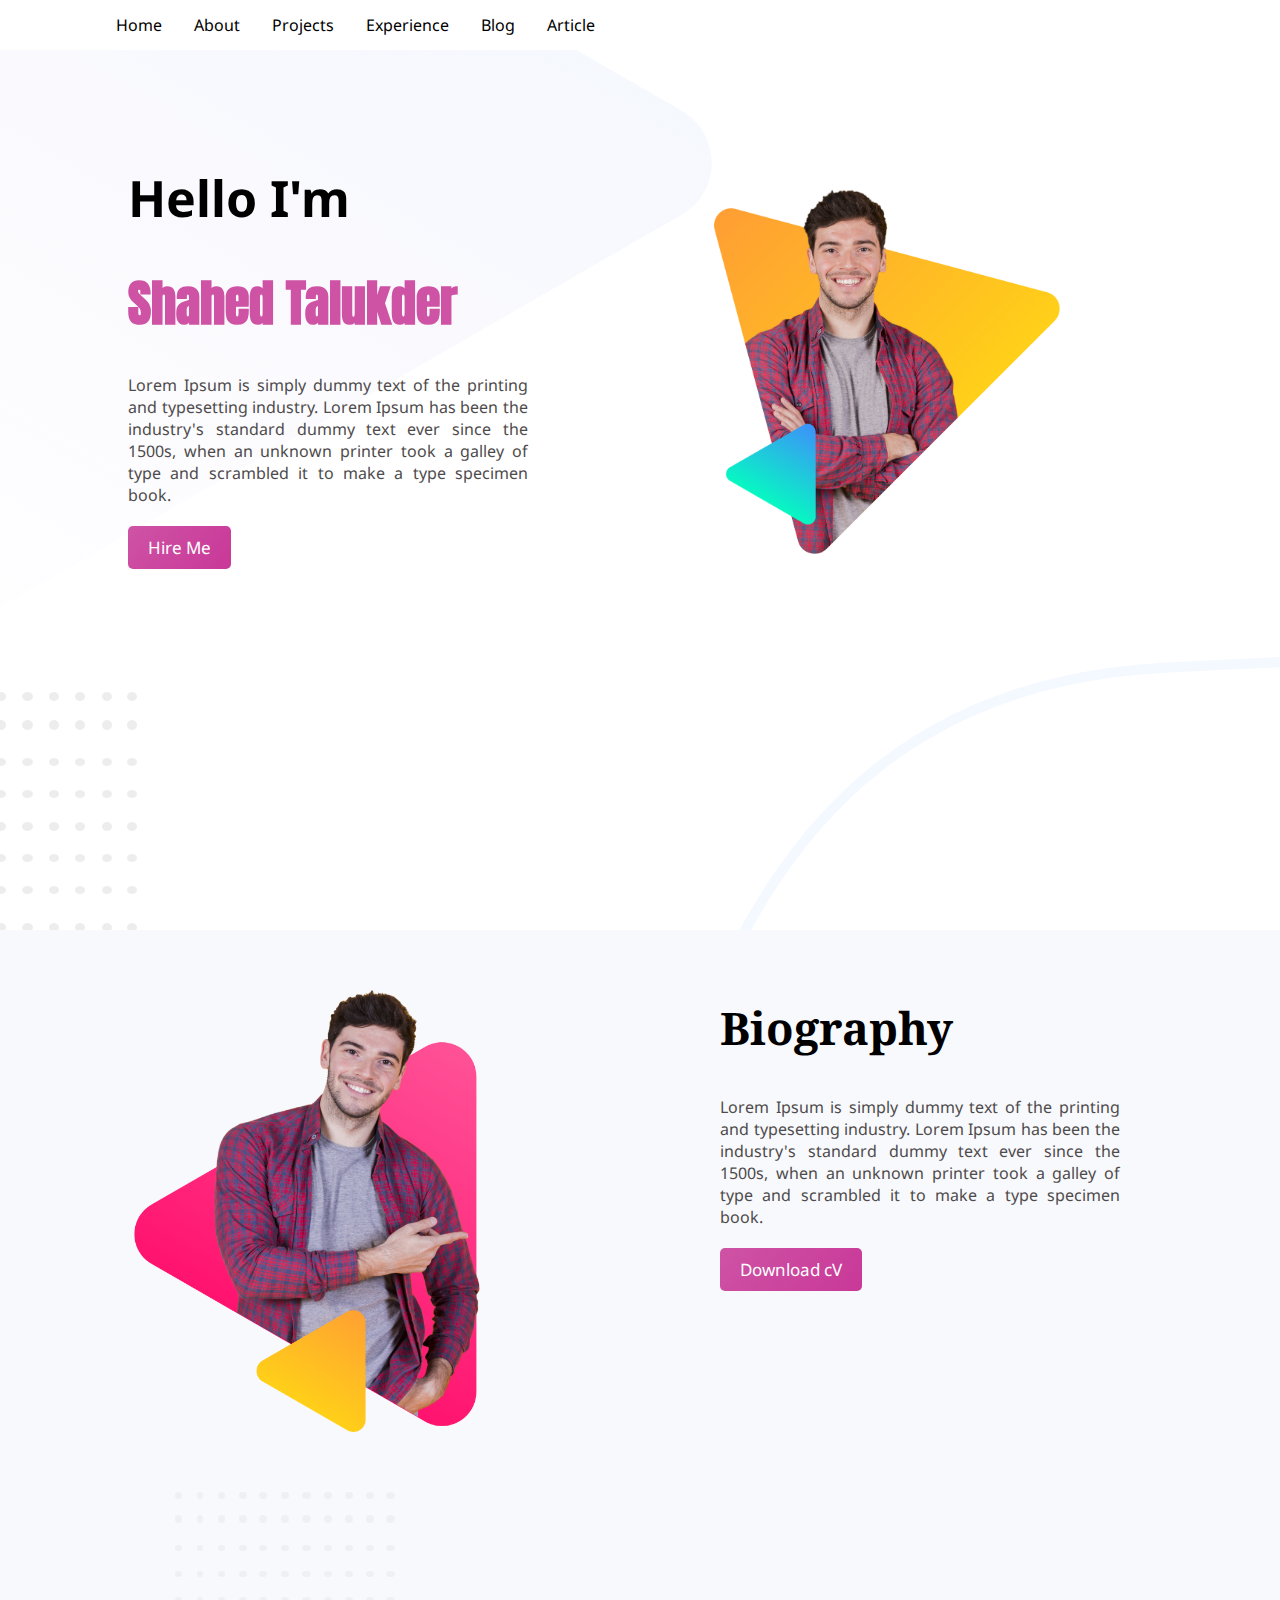
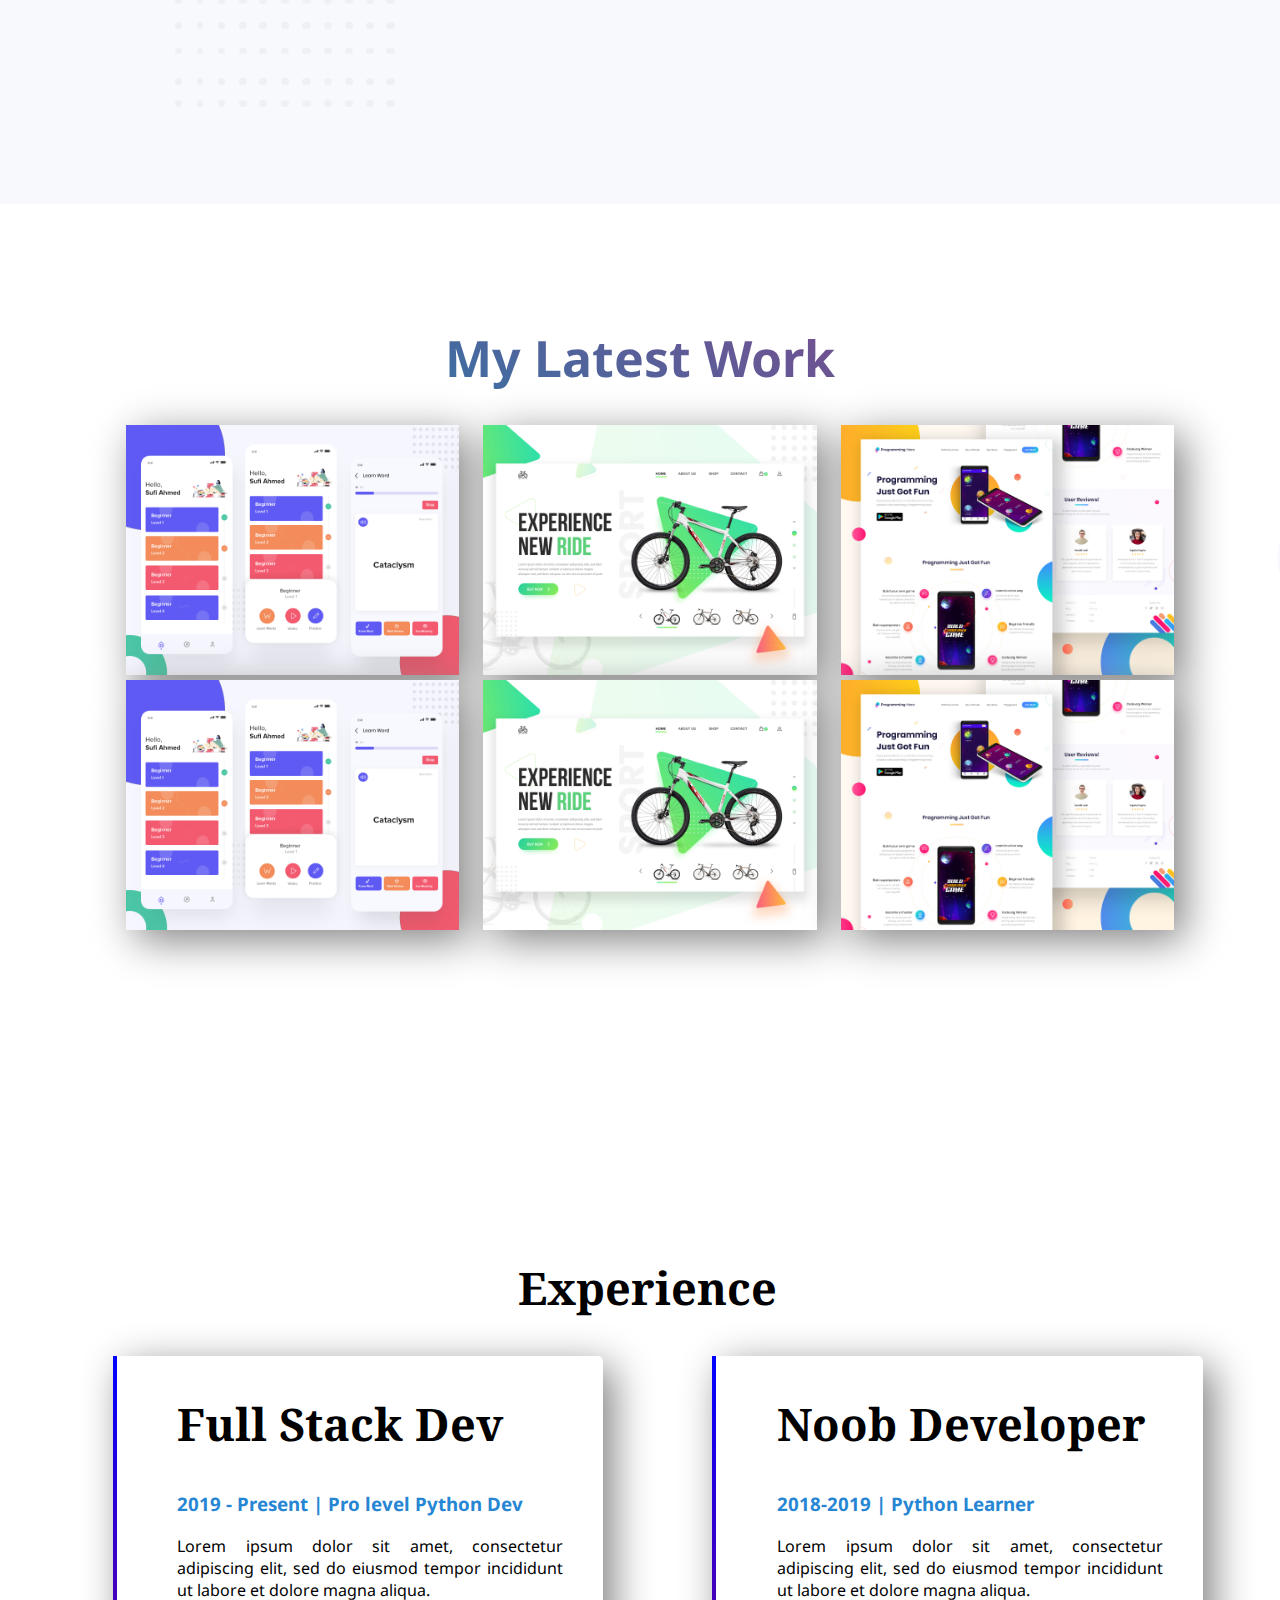
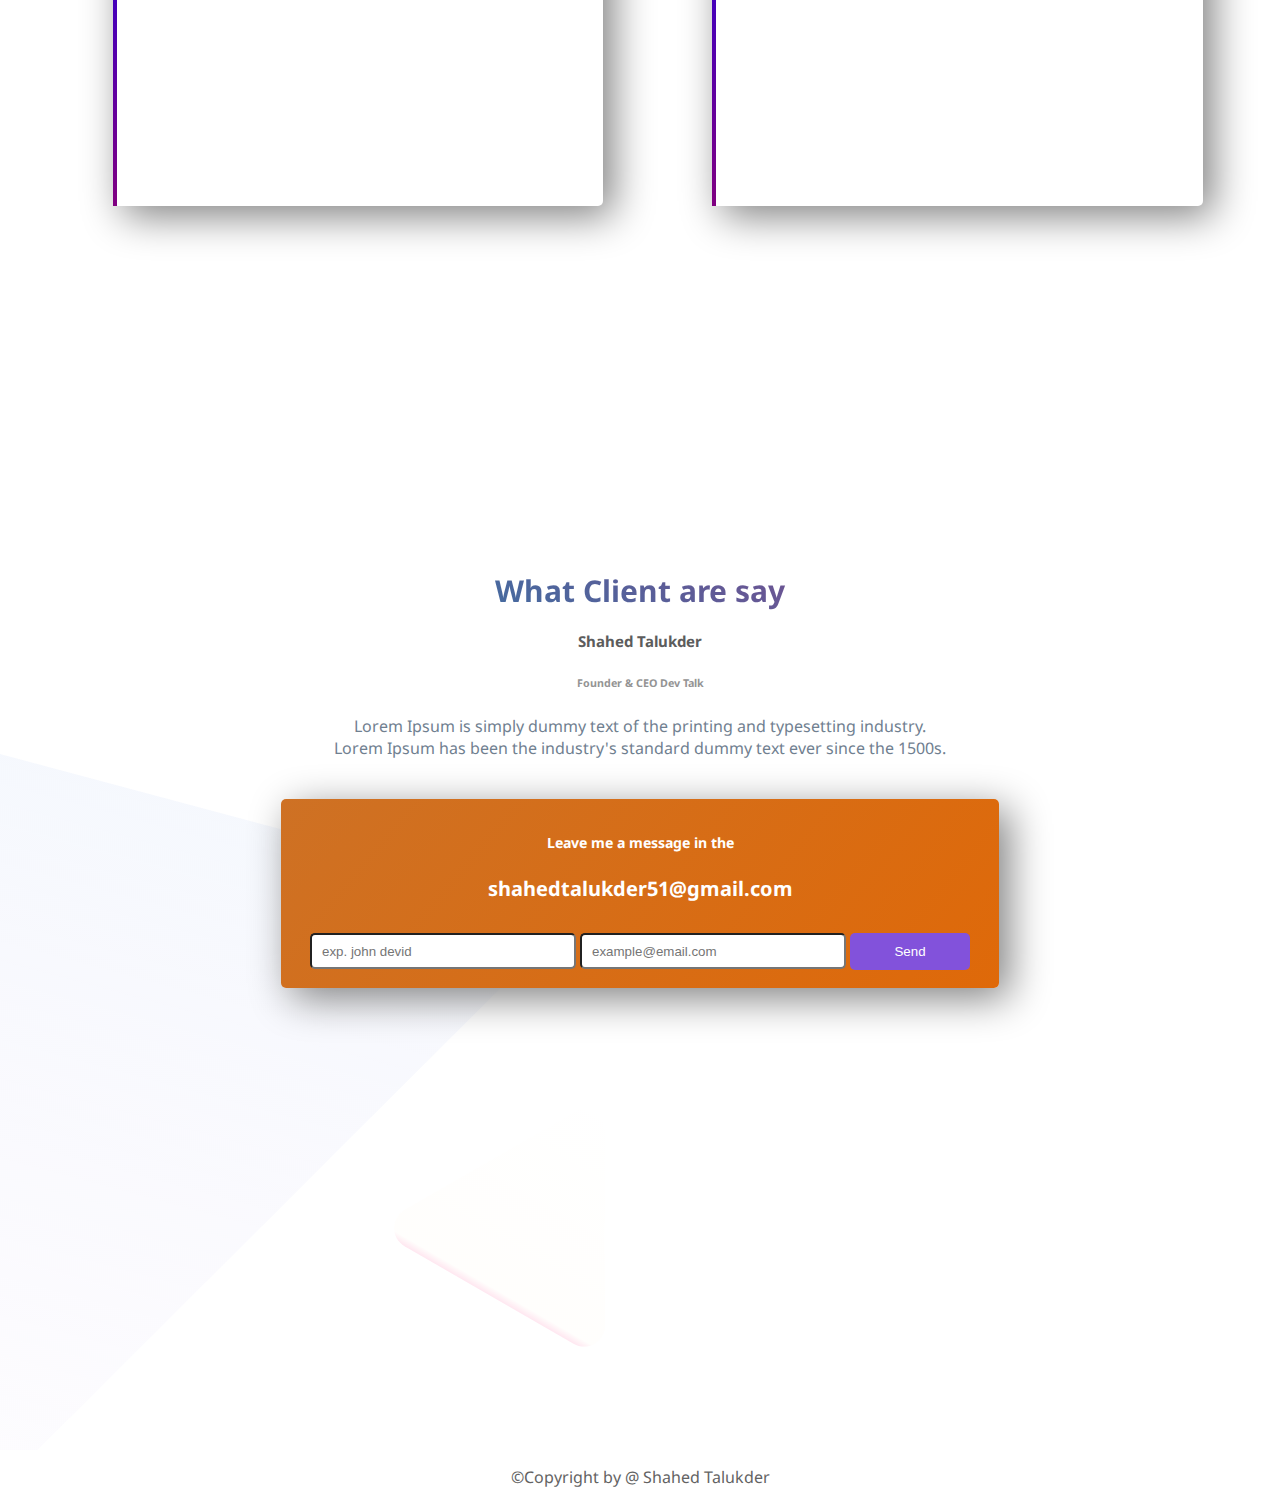
<file: index.html>
<!DOCTYPE html>
<html lang="en">

<head>
  <title>Home</title>
  <link href="https://fonts.googleapis.com/css?family=Anton|Noto+Sans:400,700|Noto+Serif:400,700&display=swap"
    rel="stylesheet">
  <link rel="stylesheet" href="css/style.css">
  <link href="https://cdn.materialdesignicons.com/1.1.34/css/materialdesignicons.min.css" media="all" rel="stylesheet"
    type="text/css">
  <link rel="icon" href="https://media.geeksforgeeks.org/wp-content/cdn-uploads/gfg_200X200.png" type="image/x-icon">
</head>

<body>
  <div class="fixed-nav">
    <div class="navbar">
      <a href="index.html">Home</a>
      <a href="#about">About</a>
      <a href="#project">Projects</a>
      <a href="#exp">Experience</a>
      <div class="dropdown">
        <button class="dropbtn">Blog
          <!-- <i class="fa fa-caret-down"></i> -->
        </button>
        <div class="dropdown-content">
          <a href="about.html">About Page</a>
          <a href="#">Link 2</a>
          <a href="#">Link 3</a>
        </div>
      </div>
      <div class="dropdown">
        <button class="dropbtn">Article
          <!-- <i class="fa fa-caret-down"></i> -->
        </button>
        <div class="dropdown-content">
          <a href="#">Link 1</a>
          <a href="#">Link 2</a>
          <a href="#">Link 3</a>
          <a href="#">Link 4</a>
        </div>
      </div>
    </div>
  </div>
  <!-- first section -->
  <section class="first-section">
    <div class="div-section another-div">
      <h1>Hello I'm</h1>
      <h1><span class="name-highlighter">Shahed Talukder</span></h1>
      <p>Lorem Ipsum is simply dummy text of the printing and typesetting industry. Lorem Ipsum has been the industry's
        standard dummy text ever since the 1500s, when an unknown printer took a galley of type and scrambled it to make
        a type specimen
        book. </p>
      <a href="#">Hire Me</a>
    </div>
    <div class="div-section">
      <img src="images/peter.png" alt="">
    </div>
  </section>
  <!-- second section -->
  <section class="second-section" id="about">
    <div class="div-section second-div">
      <img src="images/peter_dream.png" alt="">
    </div>
    <div class="div-section second-div">
      <h2>Biography</h2>
      <p>Lorem Ipsum is simply dummy text of the printing and typesetting industry. Lorem Ipsum has been the industry's
        standard dummy text ever since the 1500s, when an unknown printer took a galley of type and scrambled it to make
        a type specimen
        book. </p>
      <a href="#">Download cV</a>
    </div>
  </section>
  <!-- third section -->
  <section class="third-section" id="project">
    <div class="mydiv">
      <h1>My Latest Work</h1>
    </div>
    <div class="latest-work">
      <div class="all-project">
        <img src="images/work-1.png" alt="">
      </div>
      <div class="all-project">
        <img src="images/work-2.jpg" alt="">
      </div>
      <div class="all-project">
        <img src="images/work-3.jpg" alt="">
      </div>
      <div class="all-project">
        <img src="images/work-1.png" alt="">
      </div>
      <div class="all-project">
        <img src="images/work-2.jpg" alt="">
      </div>
      <div class="all-project">
        <img src="images/work-3.jpg" alt="">
      </div>
    </div>
  </section>
  <!-- section three -->
  <section class="section-three" id="exp">
    <div class="text-align">
      <h2 class="text-dec">Experience</h2>
    </div>
    <div class="section-area border-style">
      <h2>Full Stack Dev</h2>
      <h3 class="body-highlight">2019 - Present | Pro level Python Dev</h3>
      <p> Lorem ipsum dolor sit amet, consectetur adipiscing elit, sed do eiusmod tempor incididunt ut labore et dolore
        magna aliqua.
    </div>
    <div class="section-area border-style">
      <h2>Noob Developer</h2>
      <h3 class="body-highlight">2018-2019 | Python Learner</h3>
      <p> Lorem ipsum dolor sit amet, consectetur adipiscing elit, sed do eiusmod tempor incididunt ut labore et dolore
        magna aliqua. </p>
    </div>
  </section>
  <!-- final section -->
  <section class="fourth-section">
    <div class="final-secdiv take1">
      <h1>What Client are say</h1>
      <h5>Shahed Talukder</h5>
      <h6>Founder & CEO Dev Talk</h6>
    </div>
    <div class="final-secdiv">
      <p class="p-tag"> Lorem Ipsum is simply dummy text of the printing and typesetting industry. <br> Lorem Ipsum has
        been the industry's standard dummy text ever since the 1500s. </p>
    </div>
    <div class="final-secdiv take2">
      <h5>Leave me a message in the</h5>
      <h4><a href="">shahedtalukder51@gmail.com</a></h4>
      <form name="myform" onsubmit="return validateForm()" method="POST">
        <input type="text" id="fname" name="fname" placeholder="exp. john devid">
        <input type="email" id="lname" name="email" placeholder="example@email.com">
        <input type="submit" value="Send">
      </form>
      <script>
        function validateForm() {
          var f_name = document.forms['myform']['fname'].value;
          var e_mail = document.forms['myform']['email'].value;
          if (f_name == "") {
            alert("Enter your first name");
            return false;
          }
          else if (e_mail == "") {
            alert("Enter your email");
            return false;
          }
        }
      </script>
    </div>
  </section>
  <footer>
    <p>&copy;Copyright by @ Shahed Talukder</p>
  </footer>
</body>

</html>
</file>
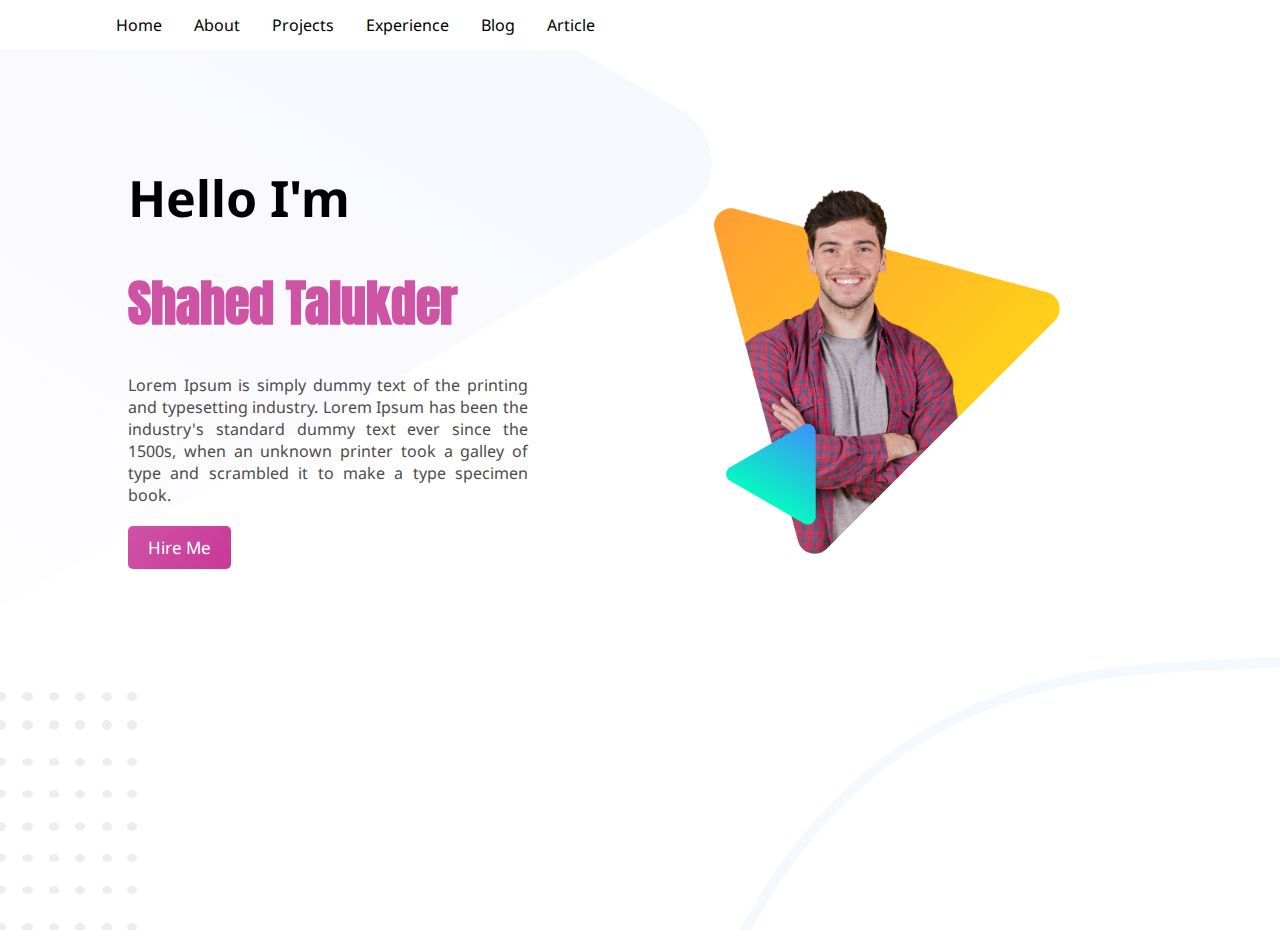
<file: about.html>
<!DOCTYPE html>
<html lang="en">

<head>
    <meta charset="UTF-8">
    <link href="https://fonts.googleapis.com/css?family=Anton|Noto+Sans:400,700|Noto+Serif:400,700&display=swap"
        rel="stylesheet">
    <meta name="viewport" content="width=device-width, initial-scale=1.0">
    <link rel="stylesheet" href="css/style.css">
    <link rel="icon" href="https://media.geeksforgeeks.org/wp-content/cdn-uploads/gfg_200X200.png" type="image/x-icon">
    <title>About</title>
    <style>
        .take-overlay {
            overflow: hidden;
        }
    </style>
</head>

<body class="take-overlay">
    <div class="fixed-nav">
        <div class="navbar">
            <a href="index.html">Home</a>
            <a href="#about">About</a>
            <a href="#project">Projects</a>
            <a href="#exp">Experience</a>
            <div class="dropdown">
                <button class="dropbtn">Blog
                    <!-- <i class="fa fa-caret-down"></i> -->
                </button>
                <div class="dropdown-content">
                    <a href="about.html">About Page</a>
                    <a href="#">Link 2</a>
                    <a href="#">Link 3</a>
                </div>
            </div>
            <div class="dropdown">
                <button class="dropbtn">Article
                    <!-- <i class="fa fa-caret-down"></i> -->
                </button>
                <div class="dropdown-content">
                    <a href="#">Link 1</a>
                    <a href="#">Link 2</a>
                    <a href="#">Link 3</a>
                    <a href="#">Link 4</a>
                </div>
            </div>
        </div>
    </div>
    <section class="first-section">
        <div class="div-section another-div">
            <h1>Hello I'm</h1>
            <h1><span class="name-highlighter">Shahed Talukder</span></h1>
            <p>Lorem Ipsum is simply dummy text of the printing and typesetting industry. Lorem Ipsum has been the
                industry's
                standard dummy text ever since the 1500s, when an unknown printer took a galley of type and scrambled it
                to make
                a type specimen
                book.</p>
            <a href="">Hire Me</a>
        </div>
        <div class="div-section">
            <img src="images/peter.png" alt="">
        </div>
    </section>
</body>

</html>
</file>
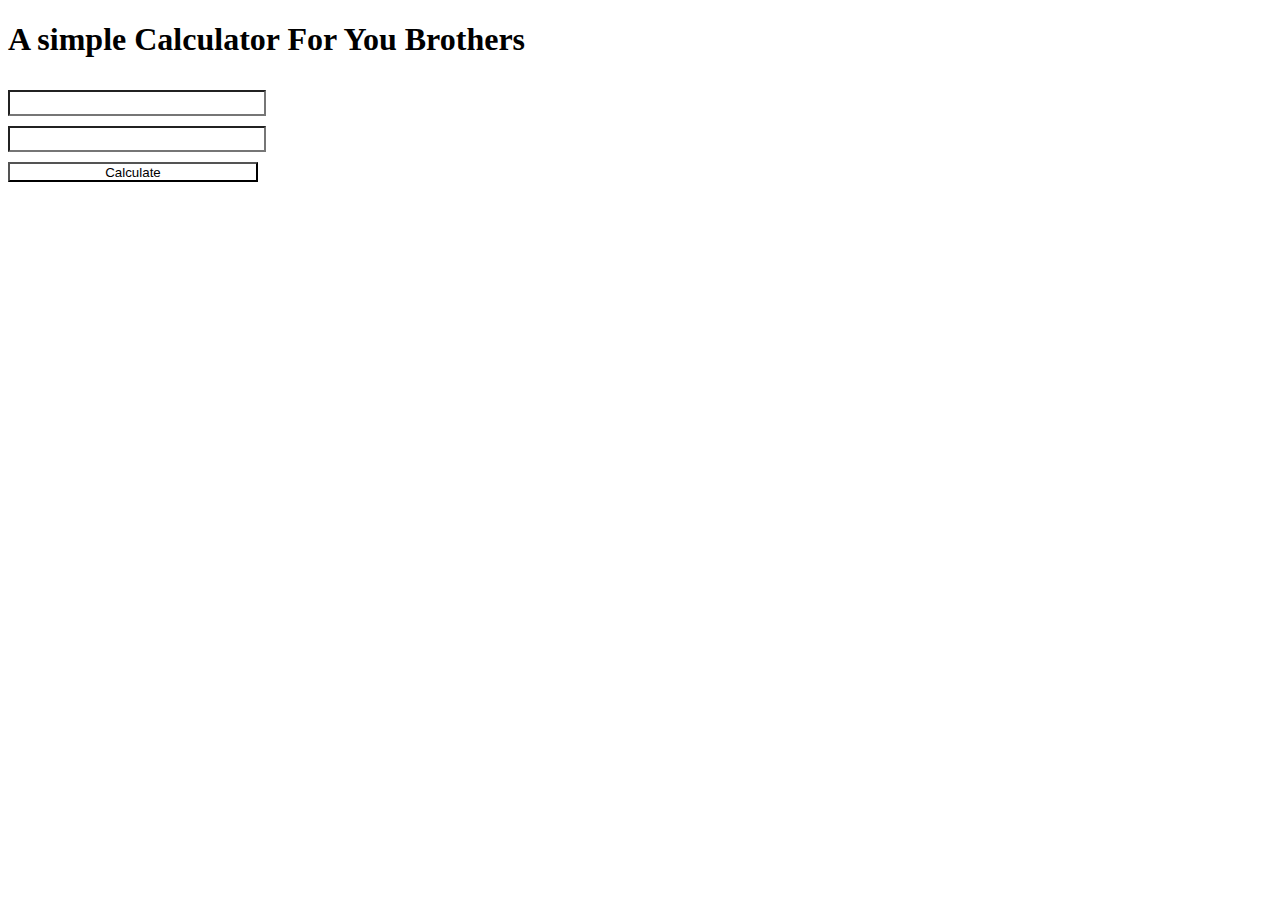
<file: calculator.html>
<!DOCTYPE html>
<html lang="en">
<head>
    <meta charset="UTF-8">
    <meta name="viewport" content="width=device-width, initial-scale=1.0">
    <title>Calculator</title>
    <!-- <script src="https://code.jquery.com/jquery-3.4.1.slim.min.js"></script> -->
    <script>
        function calculation(){
            event.preventDefault();
            var a = document.forms['calculator']['f_take'].value;
            var b = document.forms['calculator']['l_take'].value;
            var c = document.forms['calculator']['submit'].value;
            var first = parseInt(a);
            var second = parseInt(b);
            var sum = first + second;
            document.getElementById("hello").append(sum);
        }
    </script>
    <style>
        .take{
            color: black;
            background-color:white;
            margin-top: 10px;
            height: 20px;
            width: 250px;
        }
    </style>
</head>
<body>
    <h1>A simple Calculator For You Brothers</h1>
    <form name="calculator" action="calculator.html" onsubmit="return calculation()" method="POST">
        <input class="take" type="text" name = "f_take" required><br>
        <input class="take" type="text" name = "l_take" required><br>
        <input class="take" type="submit" value="Calculate">
    </form>
    <div class="result">
        <h1 id="hello"></h1>
    </div>
</body>
</html>
</file>
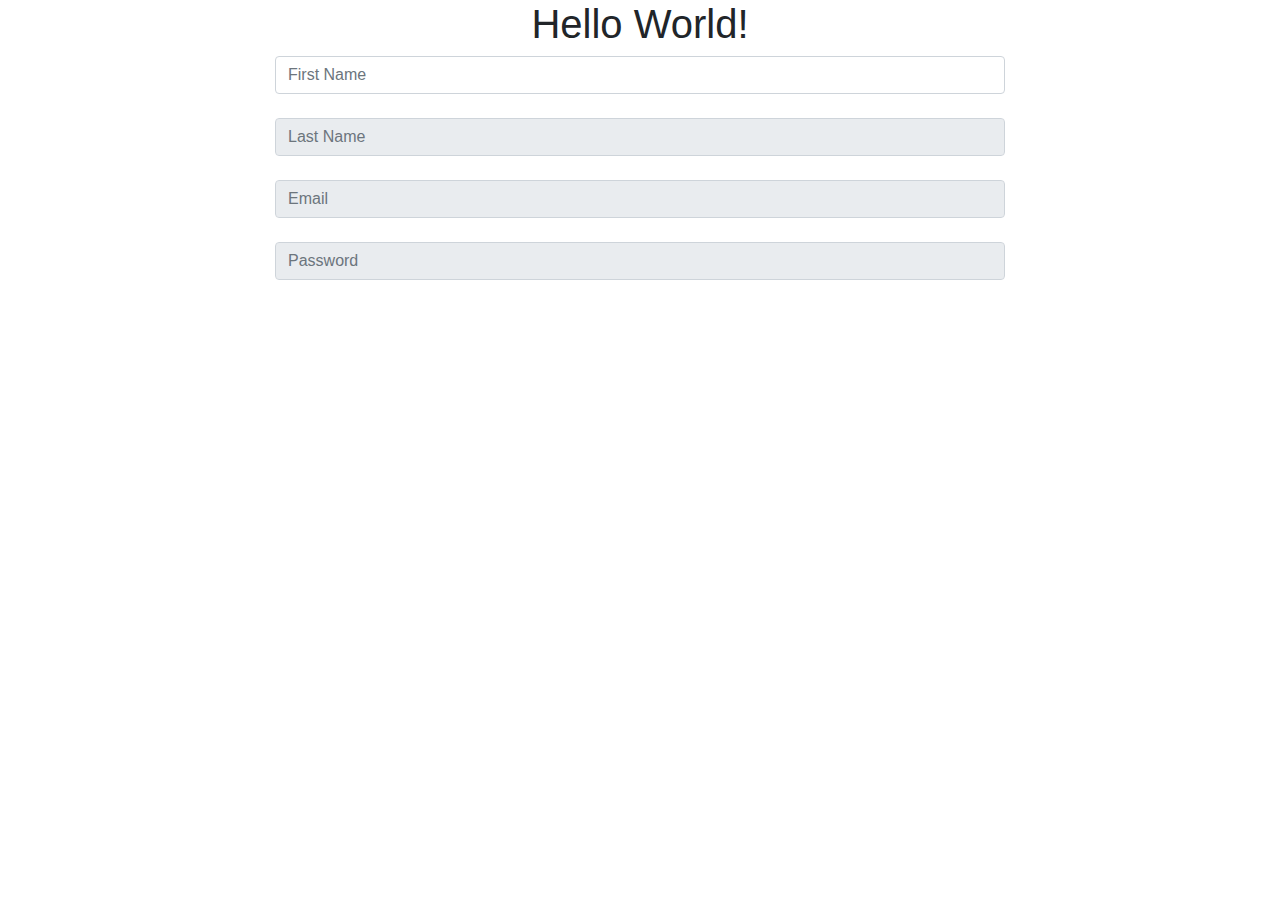
<file: formvalid.html>
<!doctype html>
<html lang="en">

<head>
    <!-- Required meta tags -->
    <meta charset="utf-8">
    <meta name="viewport" content="width=device-width, initial-scale=1, shrink-to-fit=no">

    <!-- Bootstrap CSS -->
    <link rel="stylesheet" href="https://stackpath.bootstrapcdn.com/bootstrap/4.4.1/css/bootstrap.min.css">

    <title>Hello, world!</title>
</head>

<body>
    
    <div class="container">
        <div class="row">
            <div class="col-12 col-lg-8 m-auto">
                <h1 style="text-align: center;">Hello World!</h1>
                <form action="" name="myform">
                    <div class="form-group mb-4">
                        <input type="text" class="form-control" id="input1" placeholder="First Name">
                    </div>

                    <div class="form-group mb-4">
                        <input type="text" class="form-control" id="input2" placeholder="Last Name">
                    </div>

                    <div class="form-group mb-4">
                        <input type="email" class="form-control" id="input3" placeholder="Email">
                    </div>

                    <div class="form-group mb-4">
                        <input type="password" class="form-control" id="input4" placeholder="Password">
                    </div>

                    <input type="submit" id="submit" class="btn btn-info shadow-none btn-block" value="Send">
                </form>
            </div>

            <div class="col-12 col-lg-8 m-auto" id="data-center">
                <div class="card mt-4">
                    <div class="card-body" id="data-field">

                    </div>
                </div>
            </div>
        </div>
    </div>
    <!-- Optional JavaScript -->
    <!-- jQuery first, then Popper.js, then Bootstrap JS -->
    <script src="https://code.jquery.com/jquery-3.4.1.slim.min.js"></script>
    <script src="https://cdn.jsdelivr.net/npm/popper.js@1.16.0/dist/umd/popper.min.js"></script>
    <script src="https://stackpath.bootstrapcdn.com/bootstrap/4.4.1/js/bootstrap.min.js"></script>
    <script>
        $(document).ready(function () {
            $('#submit').attr("disabled", true);
            $('#input2').attr("disabled", true);
            $('#input3').attr("disabled", true);
            $('#input4').attr("disabled", true);
            $('#submit').css("display", "none");
            $('#data-center').css("display", "none");

            $("#input1").on("input", function () {
                var input1 = $('#input1').val();
                if (input1) {
                    $('#input2').attr("disabled", false);
                } else {
                    $('#input2').attr("disabled", true);
                    $('#input3').attr("disabled", true);
                    $('#input4').attr("disabled", true);
                    $('#submit').attr("disabled", true);
                }
            });
            $("#input2").on("input", function () {
                var input2 = $('#input2').val();
                if (input2) {
                    $('#input3').attr("disabled", false);
                } else {
                    $('#input3').attr("disabled", true);
                    $('#input4').attr("disabled", true);
                    $('#submit').attr("disabled", true);
                }
            });
            $("#input3").on("input", function () {
                var input3 = $('#input3').val();
                if (input3) {
                    $('#input4').attr("disabled", false);
                } else {
                    $('#input4').attr("disabled", true);
                    $('#submit').attr("disabled", true);
                }
            });

            $("#input4").on("input", function () {
                var input4 = $('#input4').val();
                if (input4) {
                    $('#submit').attr("disabled", false);
                    $('#submit').css("display", "");
                } else {
                    $('#submit').attr("disabled", true);
                    $('#submit').css("display", "none"); 
                }
            });

            // Form submit
            $('#submit').click(function () {
                event.preventDefault();
                var data = {
                    input1: $('#input1').val(),
                    input2: $('#input2').val(),
                    input3: $('#input3').val(),
                    input4: $('#input4').val(),
                }

                if(data){
                    console.log(data);
                    $('#data-center').css("display", "block");
                    $('#data-field').append("<p>First Input: " + data.input1 + "</p>");
                    $('#data-field').append("<p>Second Input: " + data.input2 + "</p>");
                    $('#data-field').append("<p>Third Input: " + data.input3 + "</p>");
                    $('#data-field').append("<p>Fourth Input: " + data.input4 + "</p>");
                }else{
                    $('#data-center').css("display", "none");
                }
                
            });
        })
    </script>
</body>

</html>
</file>
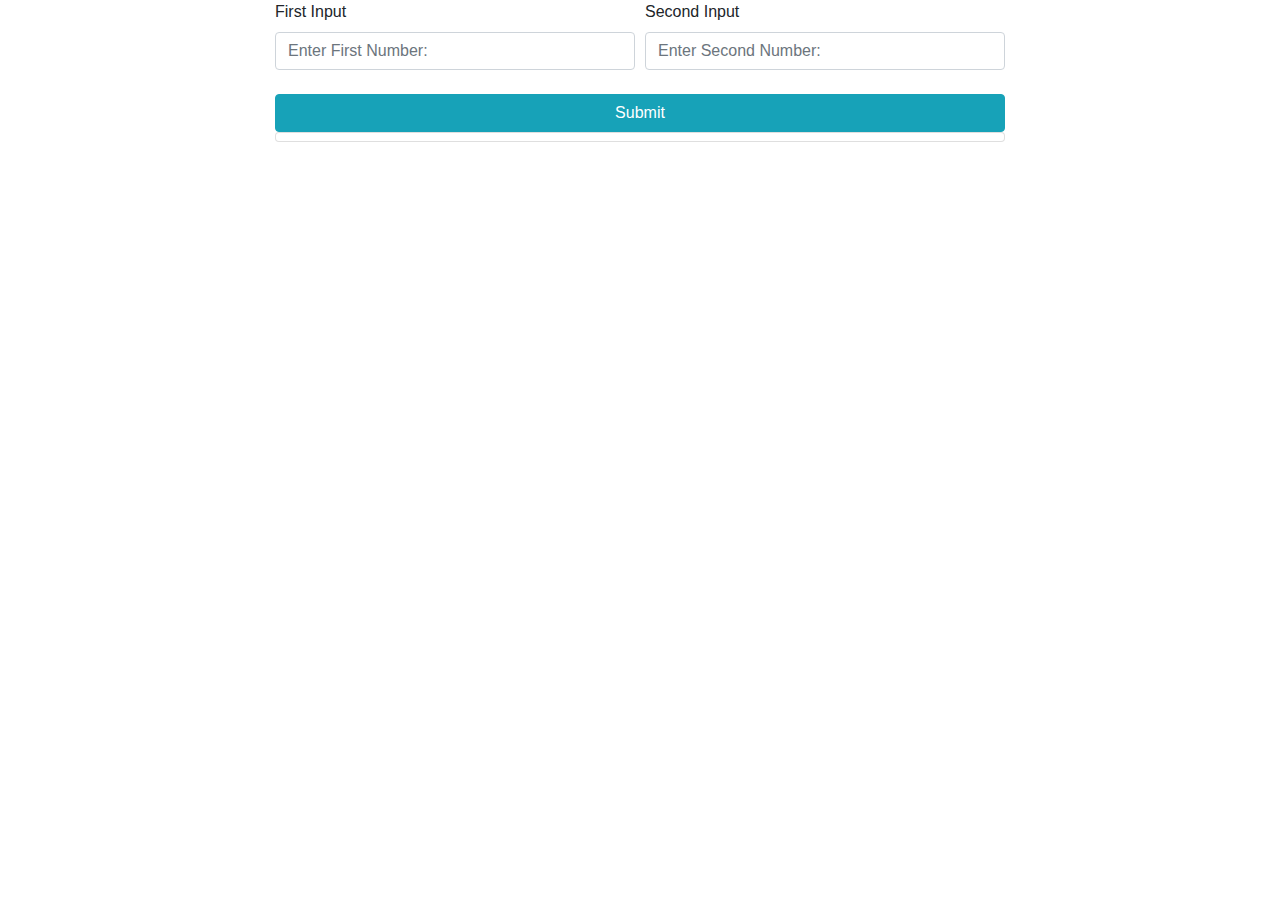
<file: painfull.html>
<!DOCTYPE html>
<html lang="en">
<head>
    <link rel="stylesheet" href="https://stackpath.bootstrapcdn.com/bootstrap/4.4.1/css/bootstrap.min.css">
    <!-- <script src="https://code.jquery.com/jquery-3.4.1.slim.min.js"></script> -->
    <title>Document</title>
    <script>
        function calculation() {
                event.preventDefault();
                var a = document.forms['myform']['input1'].value;
                var b = document.forms['myform']['input2'].value;
                var first = parseInt(a);
                var second = parseInt(b);
                var sum = first + second;
                alert(sum);
                console.log(sum);
                document.getElementById("hello").append(sum);
            }
    </script>
</head>
<body>
    <div class="container">
        <div class="row">
            <div class="col-12 col-lg-8 m-auto">
                <form action="" name="myform" onsubmit="return calculation()" method="POST">
                    <div class="form-row">
                      <div class="from-group col-6 mb-4">
                          <label for="">First Input</label>
                          <input type="text" class="form-control" id="input1" name="input1" placeholder="Enter First Number:">
                      </div>
                      <div class="from-group col-6 md-4">
                          <label for="">Second Input</label>
                          <input type="text" class="form-control" id="input2" name="input2" placeholder="Enter Second Number:">
                      </div>
                    </div>
                    <input class="btn btn-info shadow-none btn-block" type="submit">
                </form>
                <div class="card m-auto">
                    <h1 id="hello"></h1>
                </div>
            </div>
            
        </div>
    </div>
</body>
</html>
</file>
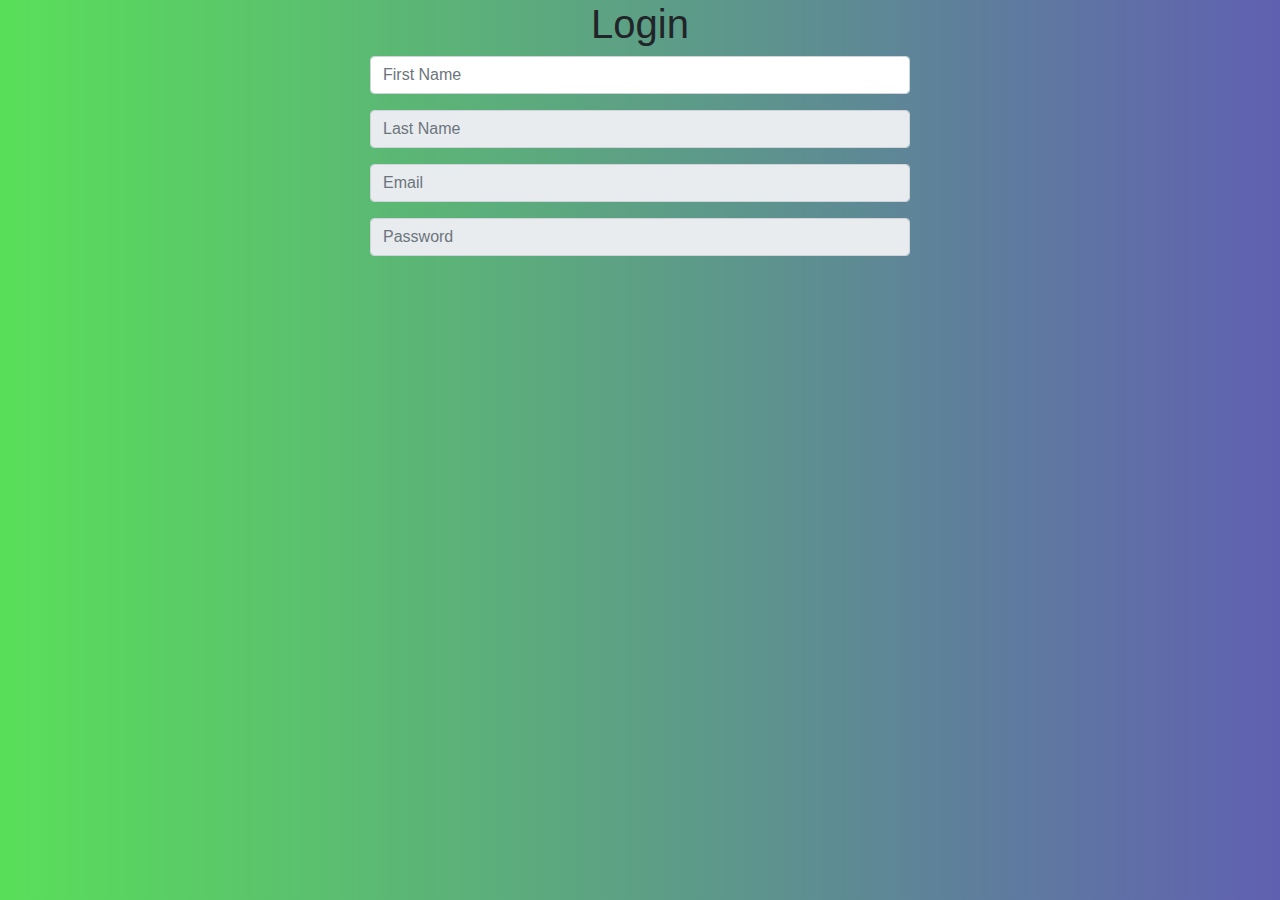
<file: take.html>
<!doctype html>
<html lang="en">

<head>
    <!-- Required meta tags -->
    <meta charset="utf-8">
    <meta name="viewport" content="width=device-width, initial-scale=1, shrink-to-fit=no">

    <!-- Bootstrap CSS -->
    <link rel="stylesheet" href="https://stackpath.bootstrapcdn.com/bootstrap/4.4.1/css/bootstrap.min.css">
    <script src="https://code.jquery.com/jquery-3.4.1.slim.min.js"></script>
    <title>Hello, world!</title>
    <style>
        .body{
            background-image: linear-gradient(90deg, #59df59, #6060b1);
        }
    </style>
</head>

<body class="body">
    <h1 align="center">Login</h1>
    <div class="container">
        <div class="row">
            <div class="col-12 col-lg-6 m-auto">
                <form action="">
                    <div class="form-group mb-6">
                        <input class="form-control" type="text" id="input1" placeholder="First Name">
                    </div>
                    <div class="form-group mb-6">
                        <input class="form-control" type="text" id="input2" placeholder="Last Name">
                    </div>
                    <div class="form-group mb-6">
                        <input class="form-control" type="email" id="input3" placeholder="Email">
                    </div>
                    <div class="form-group mb-6">
                        <input class="form-control" type="password" id="input4" placeholder="Password">
                    </div>
                    <button type="submit" id="submit" class="btn btn-info shadow-none btn-block">Submit</button>
                </form>
            </div>
        </div>
    </div>
    <script>
        $(document).ready(function () {
            $('#submit').attr("disabled", true);
            $('#input2').attr("disabled", true);
            $('#input3').attr("disabled", true);
            $('#input4').attr("disabled", true);
            $('#submit').css("display", "none");

            $("#input1").on("input", function () {
                var input1 = $("#input1").val()
                if (input1) {
                    $('#input2').attr("disabled", false);
                }
                else {
                    $('#input2').attr("disabled", true);
                    $('#input3').attr("disabled", true);
                    $('#input4').attr("disabled", true);
                    $('#submit').attr("disabled", true);
                }
            });

            $("#input2").on("input", function () {
                var input2 = $("#input2").val();
                if (input2) {
                    $('#input3').attr("disabled", false);
                }
                else {
                    $('#input3').attr("disabled", true);
                    $('#input4').attr("disabled", true);
                    $('#submit').attr("disabled", true);
                }
            });

            $("#input3").on("input", function () {
                var input3 = $("#input3").val();
                if (input3) {
                    $('#input4').attr("disabled", false);
                }
                else {
                    $('#input4').attr("disabled", true);
                    $('#submit').attr("disabled", true);
                }
            });

            $("#input4").on("input", function () {
                var input3 = $("#input4").val();
                if (input3) {
                    $('#submit').attr("disabled", false);
                    $('#submit').css("display", "");
                }
                else {
                    $('#submit').attr("disabled", true);
                    $('#submit').css("display", "none");
                }
            });
        })
    </script>
    <!-- Optional JavaScript -->
    <!-- jQuery first, then Popper.js, then Bootstrap JS -->
</body>

</html>
</file>
<file: css/style.css>
html{
  scroll-behavior: smooth;
}

body {
  font-family: 'Noto Sans', 'Noto Serif', sans-serif, Arial, Helvetica;
  margin: 0px;
}

h1 {
  font-size: 50px;
}

section {
  height: 100vh;
  padding-top: 30px;
}

h2 {
  font-family: 'Noto Serif';
  font-size: 45px;
}

/* navbar */
.fixed-nav {
  margin: 0;
  width: 100%;
  position: fixed;
}

.navbar {
  padding-left: 7.8%;
  overflow: hidden;
  background-color: #ffffff;
}

.navbar a {
  float: left;
  font-size: 16px;
  color: #000000;
  text-align: center;
  padding: 14px 16px;
  text-decoration: none;
}

.dropdown {
  float: left;
  overflow: hidden;
}

.dropdown .dropbtn {
  font-size: 16px;
  border: none;
  outline: none;
  color: #000000;
  padding: 14px 16px;
  background-color: inherit;
  font-family: inherit;
  margin: 0;
}

.navbar a:hover, .dropdown:hover .dropbtn {
  background-color: #e035d2;
}

.dropdown-content {
  display: none;
  position: absolute;
  background-color: #f9f9f9;
  min-width: 160px;
  box-shadow: 0px 8px 16px 0px rgba(0, 0, 0, 0.2);
  z-index: 1;
}

.dropdown-content a {
  float: none;
  color: black;
  padding: 12px 16px;
  text-decoration: none;
  display: block;
  text-align: left;
}

.dropdown-content a:hover {
  background-color: #ddd;
}

.dropdown:hover .dropdown-content {
  display: block;
}

/* first secetion code is here */
.first-section {
  background-image: url("../images/header-bg.png");
  background-repeat: no-repeat;
}

.name-highlighter {
  font-family: 'Anton', Arial, Helvetica, sans-serif;
  color: #ce53a5;
  font-weight: 700px;
}

.div-section {
  display: inline-block;
  width: 30%;
  margin-left: 5%;
  margin-right: 5%;
  padding-left: 70px;
}

.div-section p {
  color: #4e4b4b;
  width: 400px;
  margin-bottom: 30px;
  text-align: justify;
}

.div-section img {
  padding-top: 30px;
  width: 90%;
  /* margin-right:100px; */
}

.div-section a {
  text-decoration: none;
  font-size: 17px;
  color: white;
  padding: 10px 20px;
  border-radius: 5px;
  background-image: linear-gradient(130deg, #ce53a5, #c93898)
}

.another-div {
  padding-top: 100px;
  padding-left: 64px;
}

/* second section code is here */
/* have been reusing the same code from first section */
.second-section {
  background-image: url("../images/biography-bg.png");
  background-repeat: no-repeat;
}

.second-div {
  vertical-align: top;
}

/* third section */
.third-section {
  background-image: url("../images/latest-work-bg.png");
  background-repeat: no-repeat;
}

.third-section .mydiv h1 {
  text-align: center;
  font-size: 50px;
  background: -webkit-linear-gradient(60deg, #0c8cb3, #a5327f);
  -webkit-background-clip: text;
  -webkit-text-fill-color: transparent;
}

.third-section .latest-work {
  text-align: center;
}

.third-section .latest-work .all-project {
  margin-left: 20px;
  display: inline-block;
}

.third-section .latest-work img {
  height: 250px;
  box-shadow: 10px 10px 40px gray;
}

.third-section .latest-work img:hover {
  border-right: 4px solid;
  border-image: linear-gradient(180deg, blue, purple);
  box-shadow: 10px 10px 40px gray;
  border-image-slice: 1;
  height: 250px;
}

/* fourth section */
.fourth-section {
  background-image: url("../images/footer-bg.png");
  background-repeat: no-repeat;
}

.fourth-section .final-secdiv {
  text-align: center;
}

.take1 {
  font-family: 'Noto Sans';
}

.take1 h1 {
  font-size: 30px;
  background: -webkit-linear-gradient(60deg, #0c8cb3, #a5327f);
  -webkit-background-clip: text;
  -webkit-text-fill-color: transparent;
}

.take1 h5 {
  color: #5c5c5c;
  margin: 0;
  font-size: 15px;
}

.take1 h6 {
  color: #949494;
}

.take2 {
  margin: 40px 281px;
  ;
  font-size: 17px;
  color: white;
  padding: 10px 20px;
  border-radius: 5px;
  box-shadow: 10px 10px 40px gray;
  background-image: linear-gradient(130deg, #ce7124, #df6909)
}

.take2 h4 a {
  text-decoration: none;
  font-size: 20px;
  color: white
}

.take2:hover {
  margin: 40px 281px;
  ;
  font-size: 17px;
  color: white;
  padding: 10px 20px;
  border-radius: 5px;
  box-shadow: 10px 10px 40px gray;
  background-image: linear-gradient(105deg, #c28d61, #dd8741)
}

.p-tag {
  color: slategray;
}

input[type=text], input[type=email] {
  border-radius: 5px;
  height: 30px;
  width: 250px;
  padding-left: 10px;
}

input[type=submit] {
  width: 120px;
  background-color: #8252db;
  color: white;
  padding: 11px 20px;
  margin: 8px 0;
  border: none;
  border-radius: 5px;
  cursor: pointer;
}

/* footer section css */
footer p {
  text-align: center;
  color: #636363;
}

/* section area last */
.section-three {
  padding-left: 5%;
}

.section-area {
  float: left;
  width: 35%;
  margin-right: 5%;
  margin-left: 4%;
  padding-left: 5%;
}

.section-area p {
  text-align: justify;
}

.border-style {
  border-left: 4px solid;
  border-image: linear-gradient(180deg, blue, purple);
  border-image-slice: 1;
  box-shadow: 10px 10px 40px gray;
  border-radius: 5px;
  height: 50%;
}

.border-style p {
  padding-right: 40px;
}

.body-highlight {
  color: #2786d3;
}

.text-dec {
  margin-right: 4%;
  ;
  text-align: center;
}
</file>
